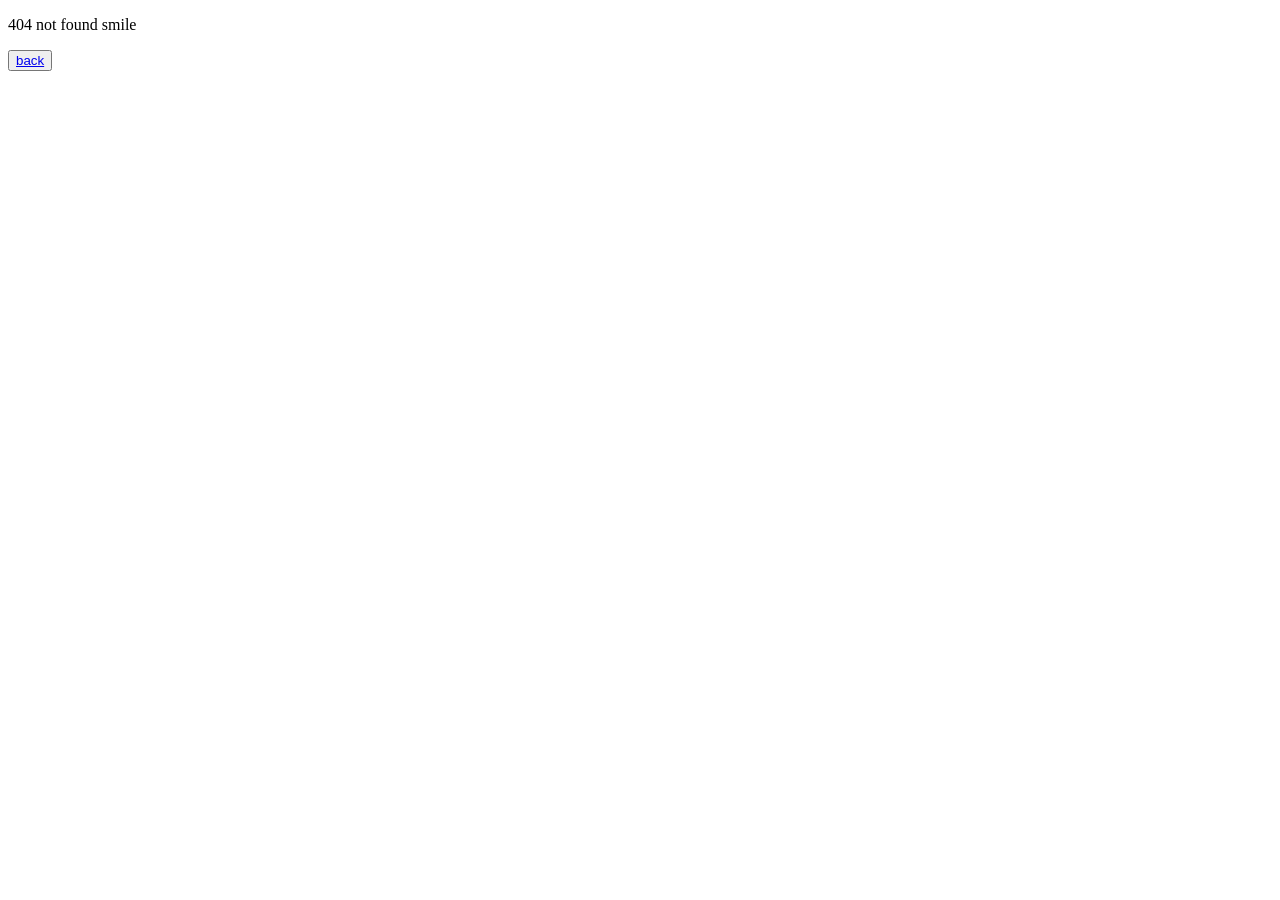
<file: about.html>
<!DOCTYPE html>
<html lang="en">
<head>
    <meta charset="UTF-8">
    <meta name="viewport" content="width=device-width, initial-scale=1.0">
    <title>Document</title>
</head>
<body>
    <p>404 not found smile</p>
     <button><a href="Nav.html">back</a></button>
    
</body>
</html>
</file>
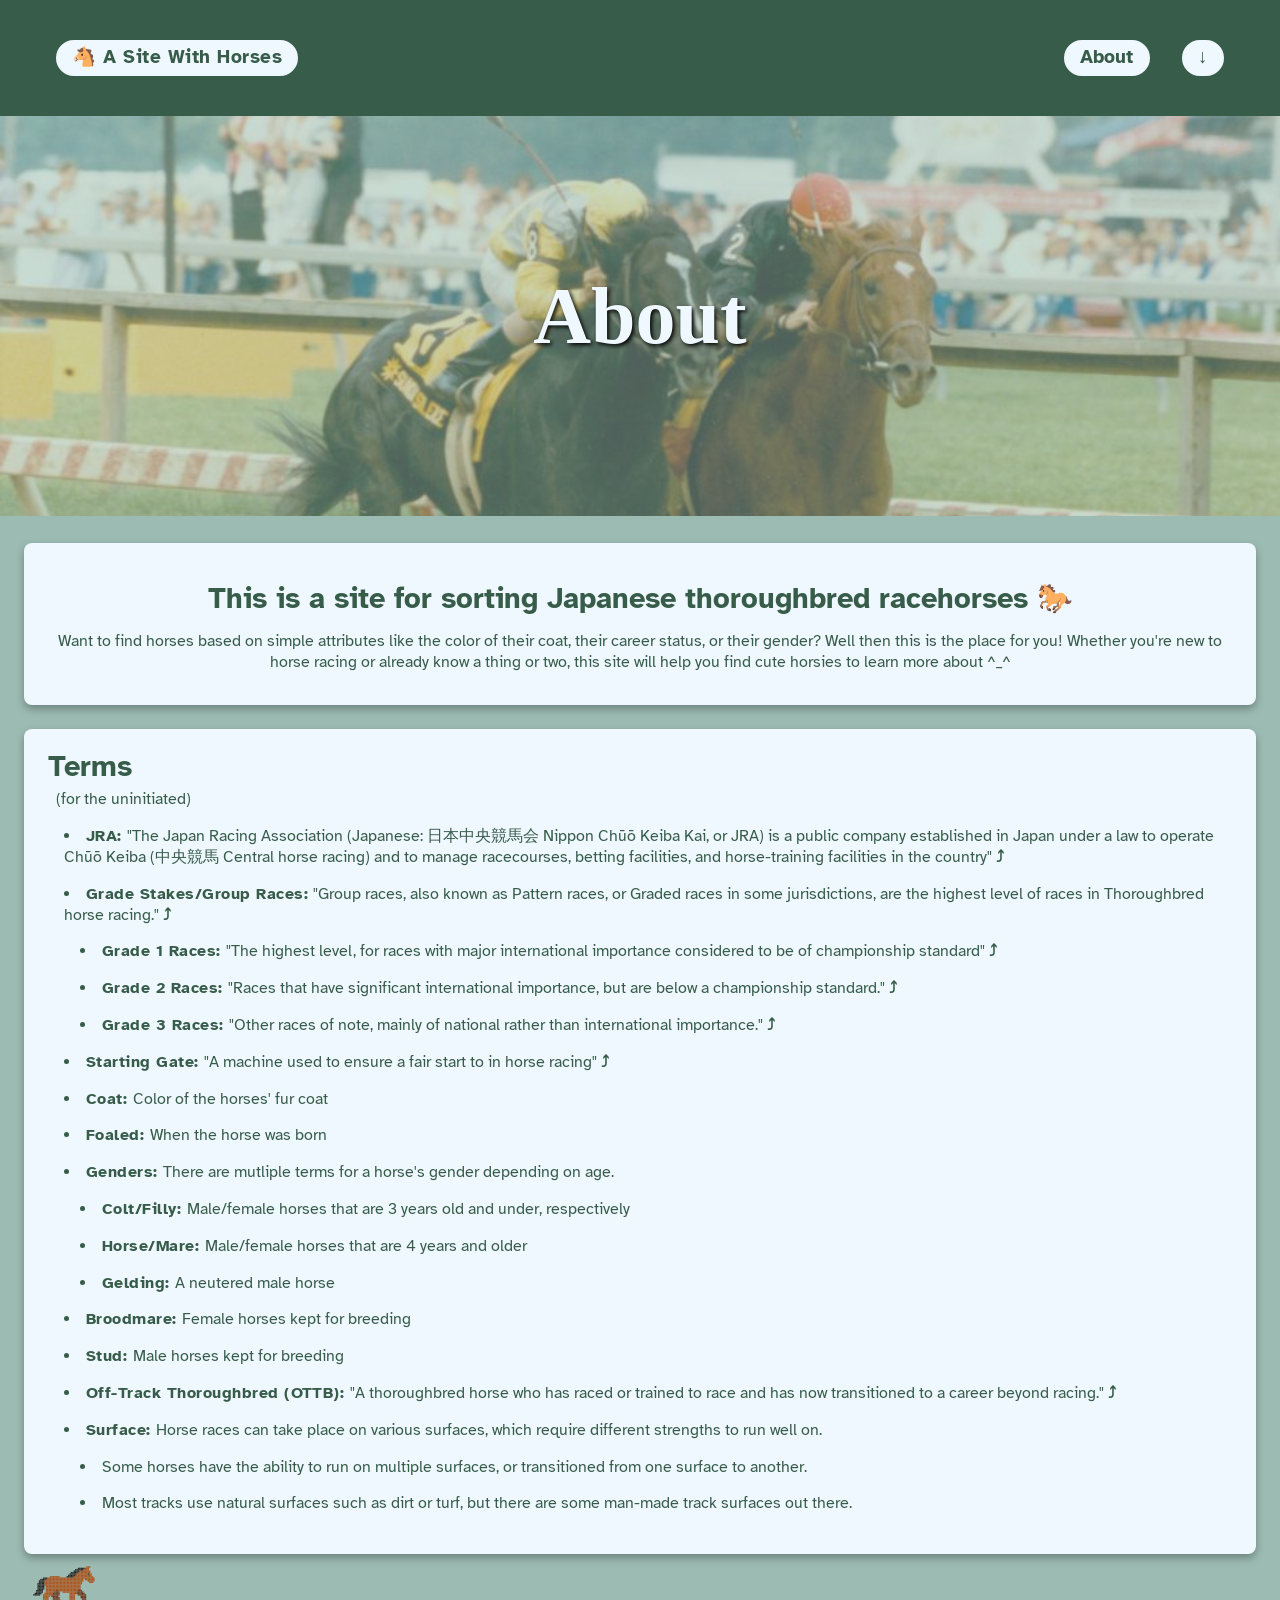
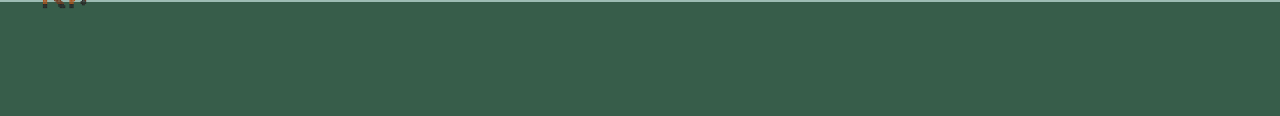
<file: aboutHorses.html>
<!DOCTYPE html>
<html lang="en">
<head>
    <meta charset="UTF-8">
    <meta name="viewport" content="width=device-width, initial-scale=1.0">
    <title>About</title>
<!-- Type Faces -->
    <link rel="preconnect" href="https://fonts.googleapis.com">
    <link rel="preconnect" href="https://fonts.gstatic.com" crossorigin>
    <link href="https://fonts.googleapis.com/css2?family=Atkinson+Hyperlegible+Mono:ital,wght@0,200..800;1,200..800&family=Atkinson+Hyperlegible:ital,wght@0,400;0,700;1,400;1,700&display=swap" rel="stylesheet">
<!-- CSS -->
    <link rel="stylesheet" href="reset.css">
    <link rel="stylesheet" href="stylehorse.css">
</head>
<body>
    <nav id="top" class=>
        <div>
           <span><a href="horses.html" class="nav-button sec-color atkinson-hyperlegible-regular logo font-bold">🐴 A Site With Horses </a> </span>
        </div>
        <br>
        <ul>
            <li><a class="nav-button atkinson-hyperlegible-bold" href="aboutHorses.html">About</a></li>
            <li><a class="nav-button atkinson-hyperlegible-bold" href="#bottom">&#8595</a></li>
        </ul>
    </nav>

    <header class="main-color home-image">
        <h1>About</h1>
        <img src="horse_imgs/SundaySilencePreaknessDickstein.jpg" alt=""> 
    </header>

    <span class="nav-button atkinson-hyperlegible-bold" id="to-top" onclick="topFunction()">&#x2191</a></span>

    <div class="text-color atkinson-hyperlegible-regular sec-color shad-round one-half-margin one-half-padding">
        <h2 class="about-line one-margin">This is a site for sorting Japanese thoroughbred racehorses 🐎</h2> 
        <p class="half-margin line-space center-txt">Want to find horses based on simple attributes like the color of their coat, their career status, or their gender? Well then this is the place for you! Whether you're new to horse racing or already know a thing or two, this site will help you find cute horsies to learn more about ^_^</p>
    </div>

    <div class="text-color atkinson-hyperlegible-regular sec-color shad-round one-half-margin one-half-padding">
        <h2>Terms</h2>
        <p class="half-margin line-space">(for the uninitiated)</p>
        <li class="one-margin line-space"><span class="font-bold">JRA: </span>
            <a class="source-link" target="_blank" href="https://en.wikipedia.org/wiki/Japan_Racing_Association">
                "The Japan Racing Association (Japanese: 日本中央競馬会 Nippon Chūō Keiba Kai, or JRA) is a public company established in Japan under a law to operate Chūō Keiba (中央競馬 Central horse racing) and to manage racecourses, betting facilities, and horse-training facilities in the country"
                <span class="link-out">&#x2934</span>
            </a>
        </li>
        <li class="one-margin line-space" id="graded-stakes"><span class="font-bold">Grade Stakes/Group Races: </span>
            <a class="source-link" target="_blank" href="https://en.wikipedia.org/wiki/Group_races">
                "Group races, also known as Pattern races, or Graded races in some jurisdictions, are the highest level of races in Thoroughbred horse racing."
                <span class="link-out">&#x2934</span>
            </a>
        </li>
            <li class="one-margin line-space bullet-margin-two" id="g1-races"><span class="font-bold">Grade 1 Races: </span>
                <a class="source-link" target="_blank" href="https://en.wikipedia.org/wiki/Group_races">
                "The highest level, for races with major international importance considered to be of championship standard"
                <span class="link-out">&#x2934</span>
                </a>
            </li>
                <li class="one-margin line-space bullet-margin-two"><span class="font-bold">Grade 2 Races: </span>
                <a class="source-link" target="_blank" href="https://en.wikipedia.org/wiki/Group_races">
                "Races that have significant international importance, but are below a championship standard."
                <span class="link-out">&#x2934</span>
                </a>
            </li>
                <li class="one-margin line-space bullet-margin-two"><span class="font-bold">Grade 3 Races: </span>
                <a class="source-link" target="_blank" href="https://en.wikipedia.org/wiki/Group_races">
                "Other races of note, mainly of national rather than international importance."
                <span class="link-out">&#x2934</span>
                </a>
            </li>
        <li class="one-margin line-space"><span class="font-bold">Starting Gate: </span>
            <a class="source-link" target="_blank" href="https://en.wikipedia.org/wiki/Starting_gate">
            "A machine used to ensure a fair start to in horse racing"
            <span class="link-out">&#x2934</span>
            </a>
        </li>
        <li class="one-margin line-space"><span class="font-bold">Coat: </span>Color of the horses' fur coat</li>
        <li class="one-margin line-space"><span class="font-bold">Foaled: </span>When the horse was born</li>
        <li class="one-margin line-space"><span class="font-bold">Genders: </span>There are mutliple terms for a horse's gender depending on age. 
            <li class="one-margin line-space bullet-margin-two"><span class="font-bold">Colt/Filly: </span>Male/female horses that are 3 years old and under, respectively</li>
            <li class="one-margin line-space bullet-margin-two"><span class="font-bold">Horse/Mare: </span>Male/female horses that are 4 years and older</li>
            <li class="one-margin line-space bullet-margin-two"><span class="font-bold">Gelding: </span>A neutered male horse</li>
        <li class="one-margin line-space"><span class="font-bold">Broodmare: </span>Female horses kept for breeding</li>
        <li class="one-margin line-space"><span class="font-bold">Stud: </span>Male horses kept for breeding</li>
        <li class="one-margin line-space"><span class="font-bold">Off-Track Thoroughbred (OTTB): </span>
            <a class="source-link" target="_blank" href="https://therrp.org/ottb-101/equestrian-industry/what-is-an-ottb/">
            "A thoroughbred horse who has raced or trained to race and has now transitioned to a career beyond racing."
            <span class="link-out">&#x2934</span>
            </a>
        </li>
        <li class="one-margin line-space"><span class="font-bold">Surface: </span>Horse races can take place on various surfaces, which require different strengths to run well on.</li>
            <li class="one-margin line-space bullet-margin-two">Some horses have the ability to run on multiple surfaces, or transitioned from one surface to another.</li>
            <li class="one-margin line-space bullet-margin-two">Most tracks use natural surfaces such as dirt or turf, but there are some man-made track surfaces out there.</li>
    </div>

    <footer id="bottom" class="two-padding">
        <img class="pixel-horse" src="assests/Pixel_Horses-02.svg" alt="Pixel art of a brown horse with black hair.">
    </footer>
<!-- JS -->
    <script src="scripthorse.js"></script> 
</body>
</html>
</file>
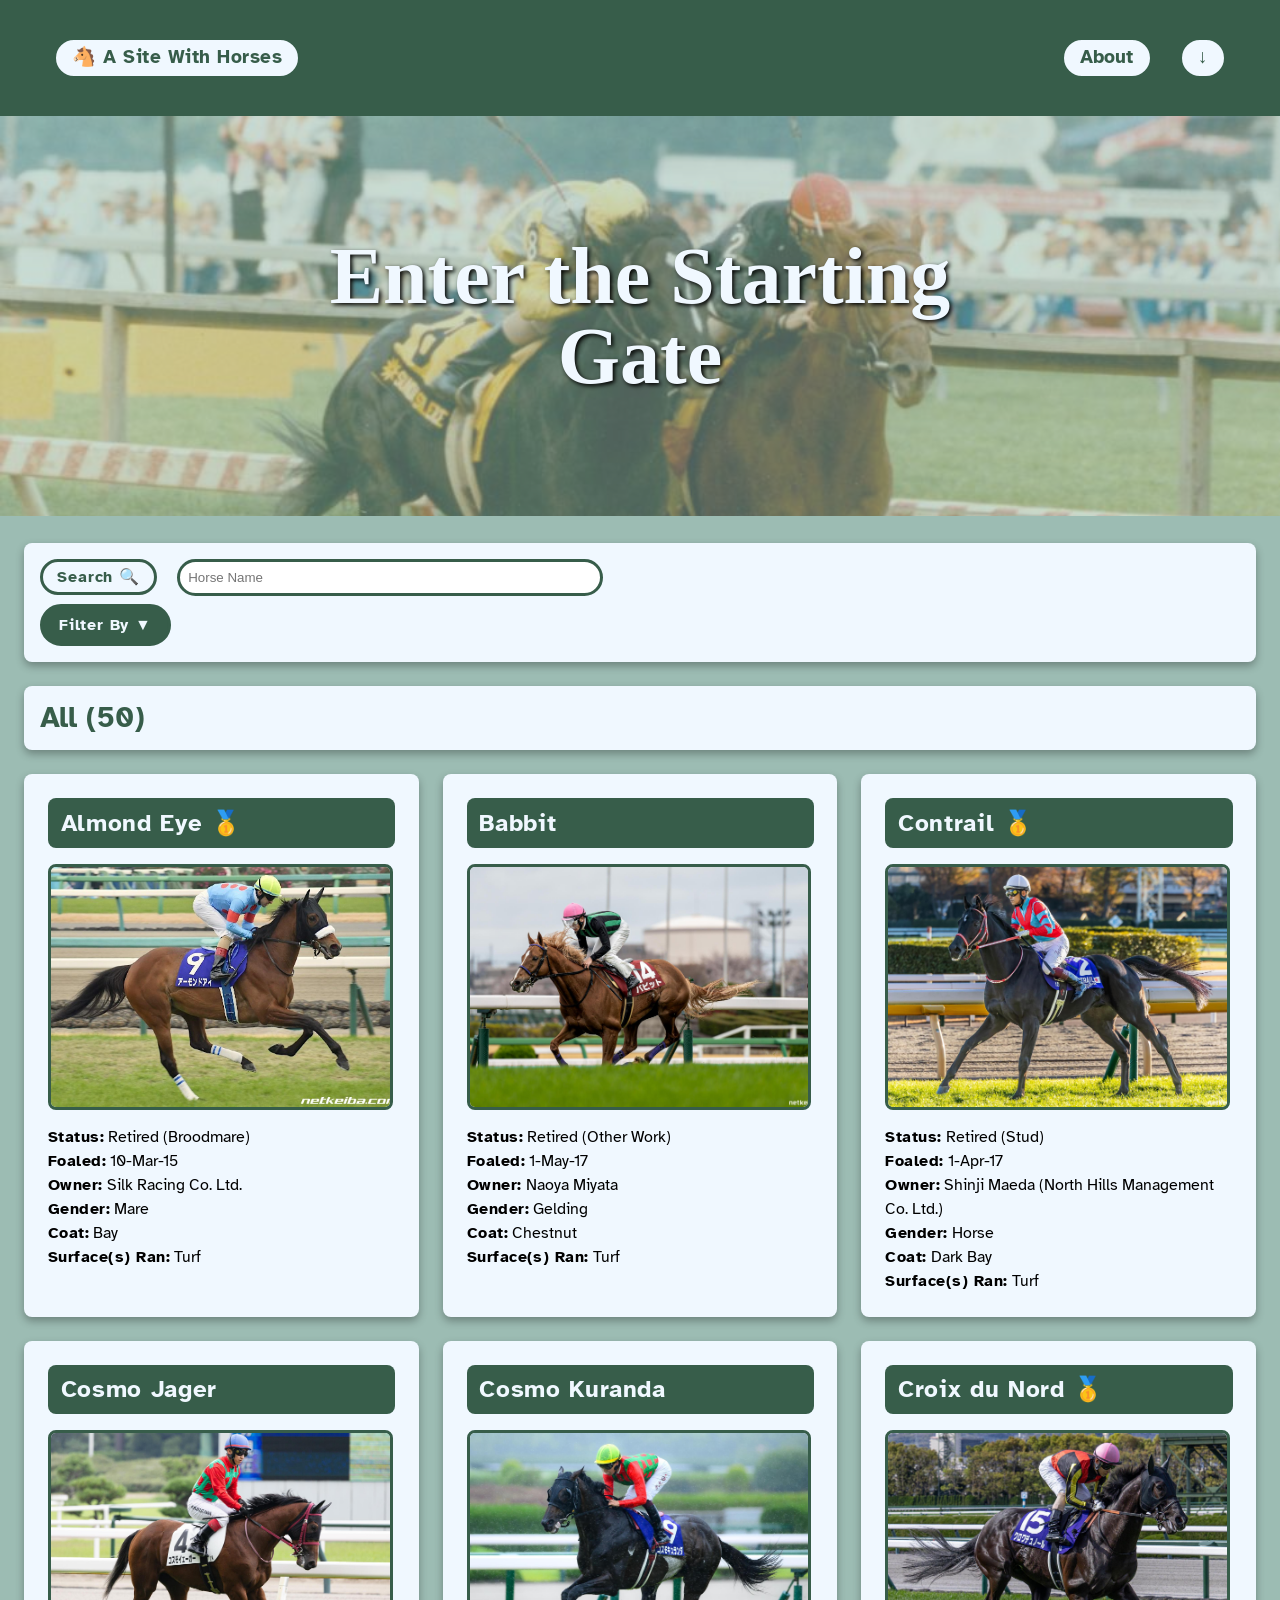
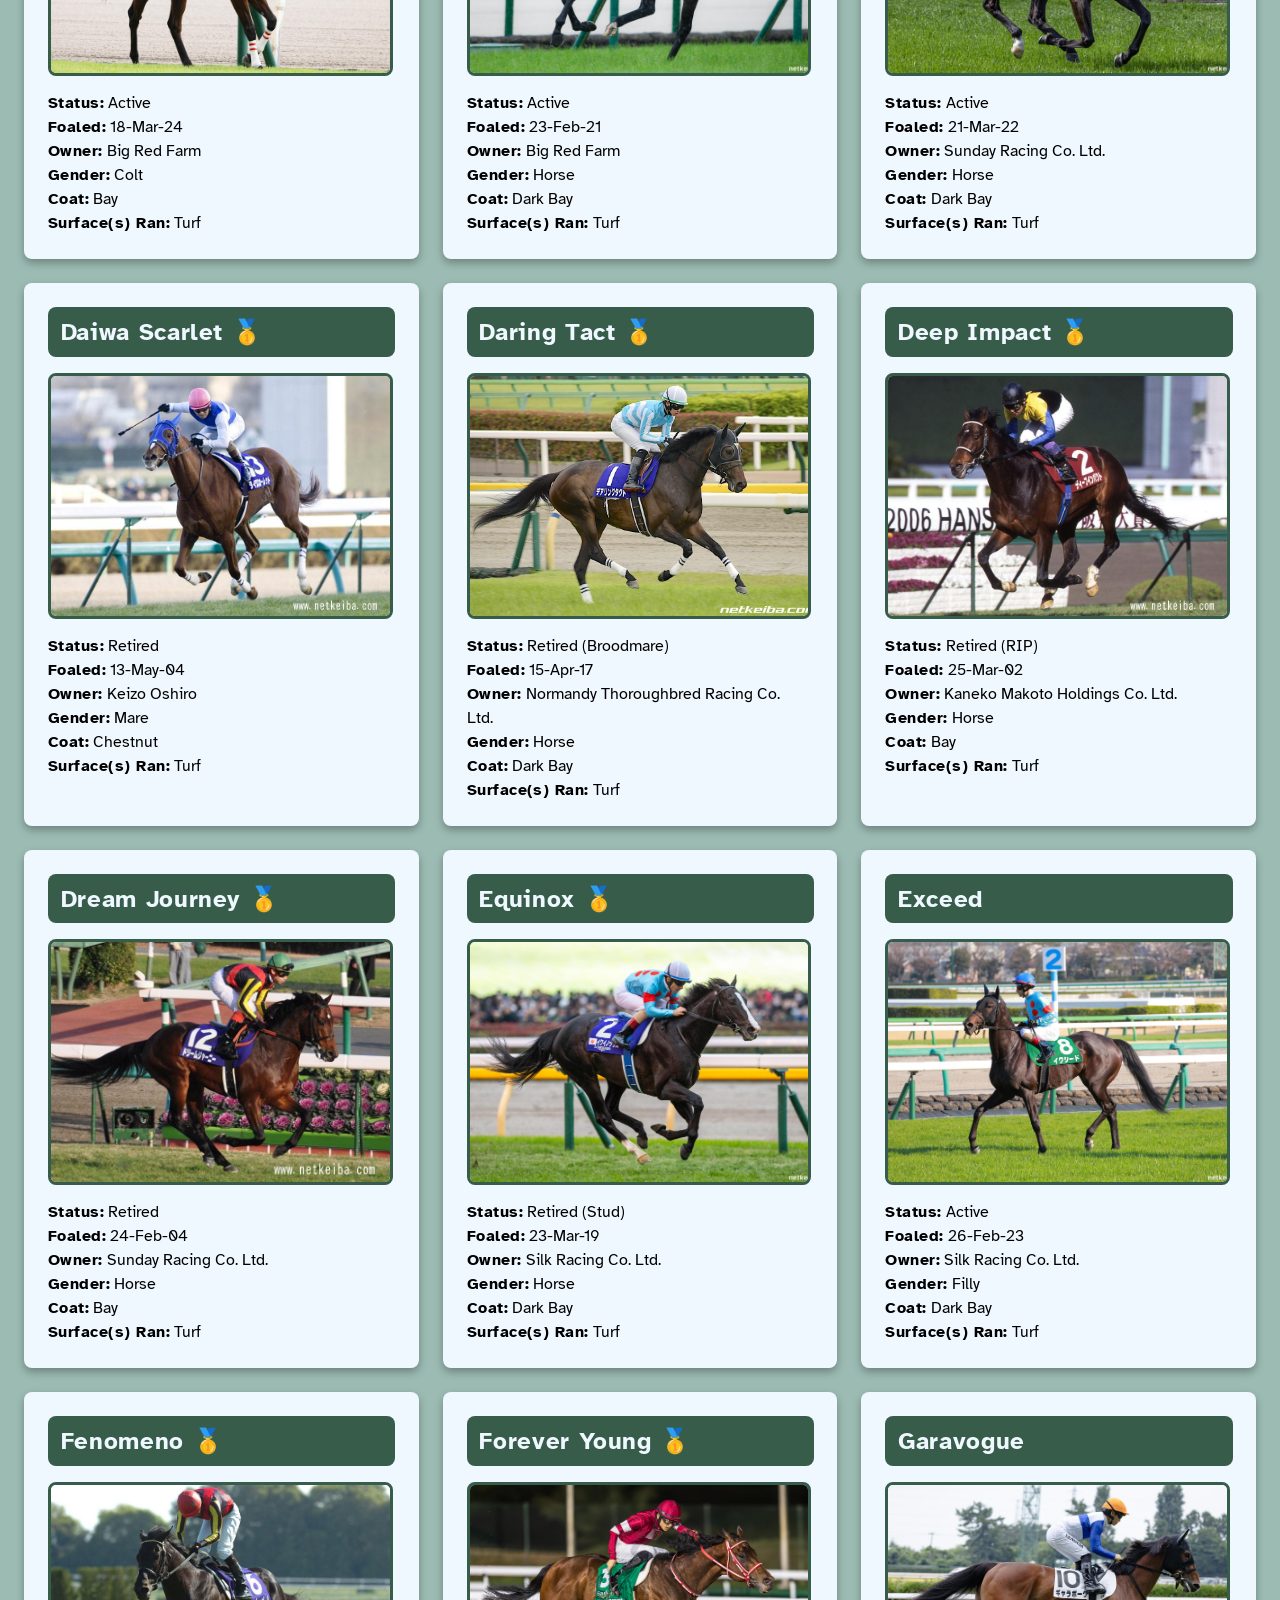
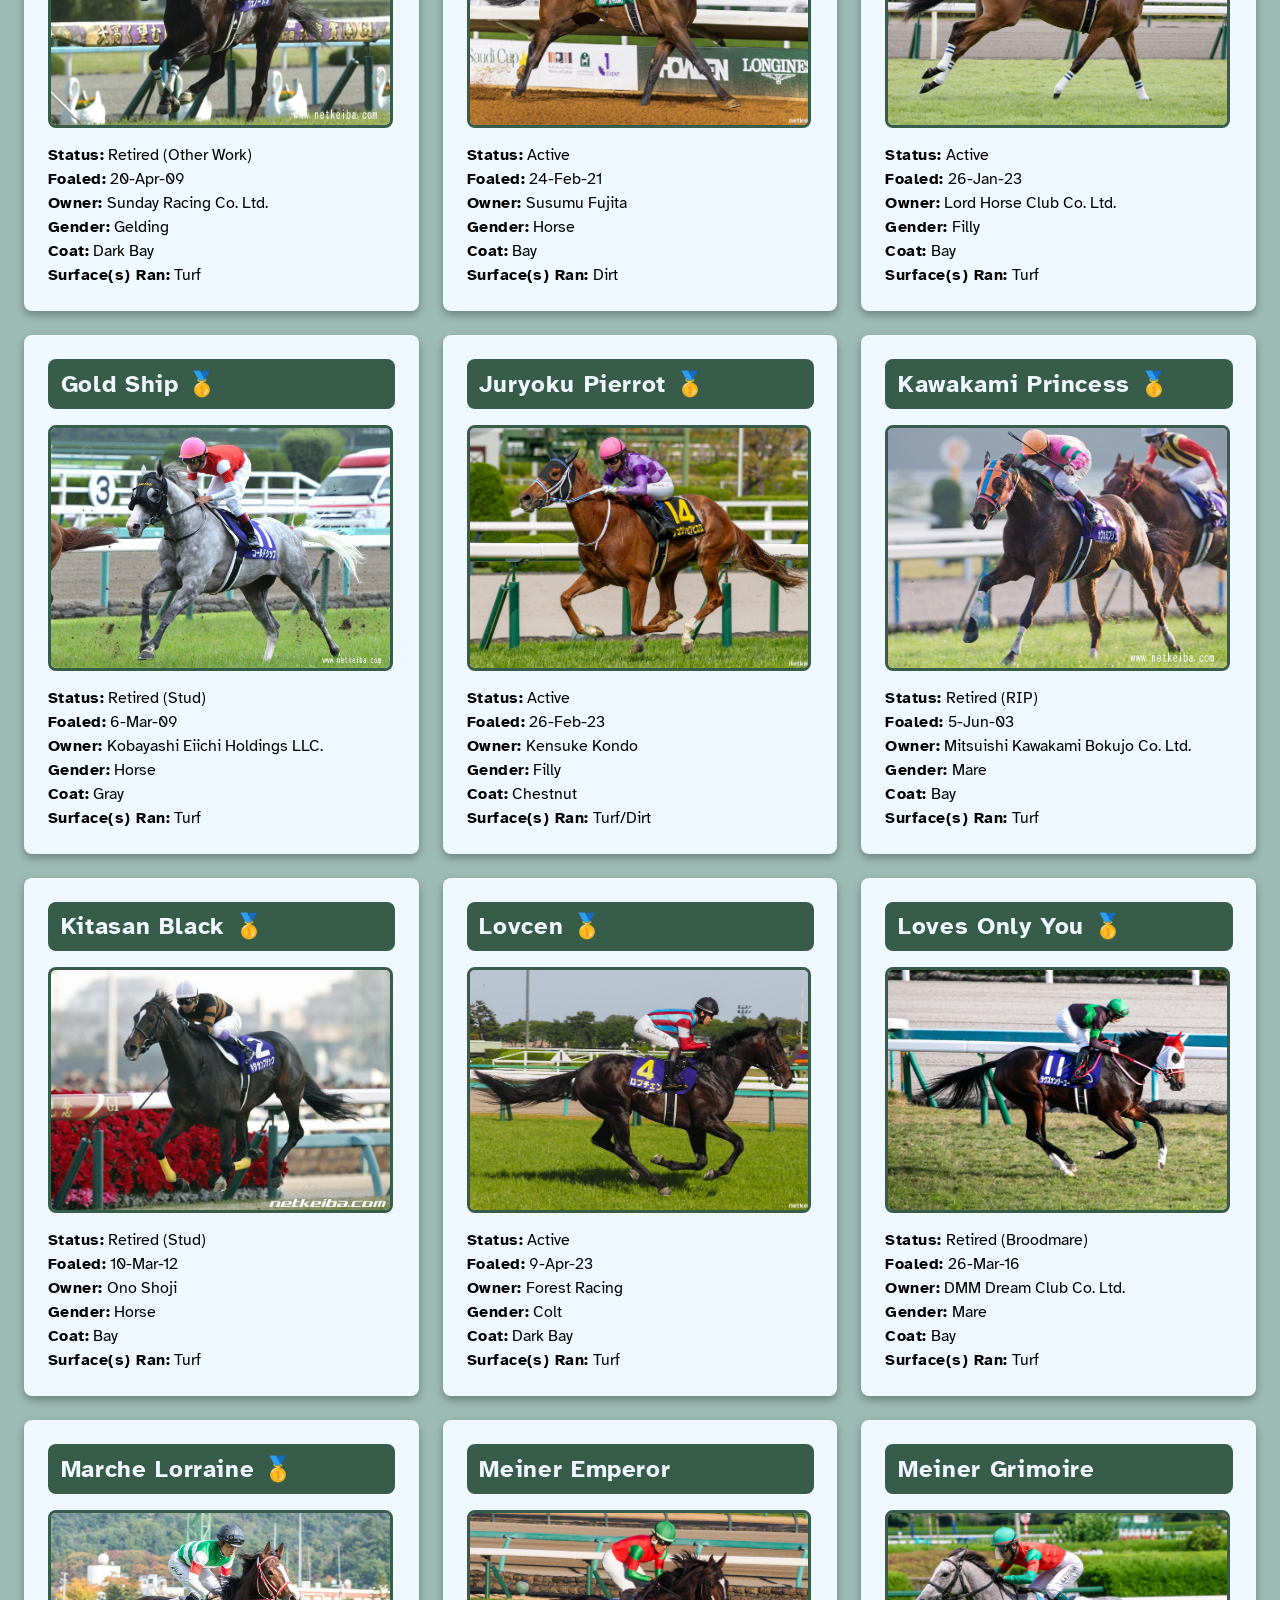
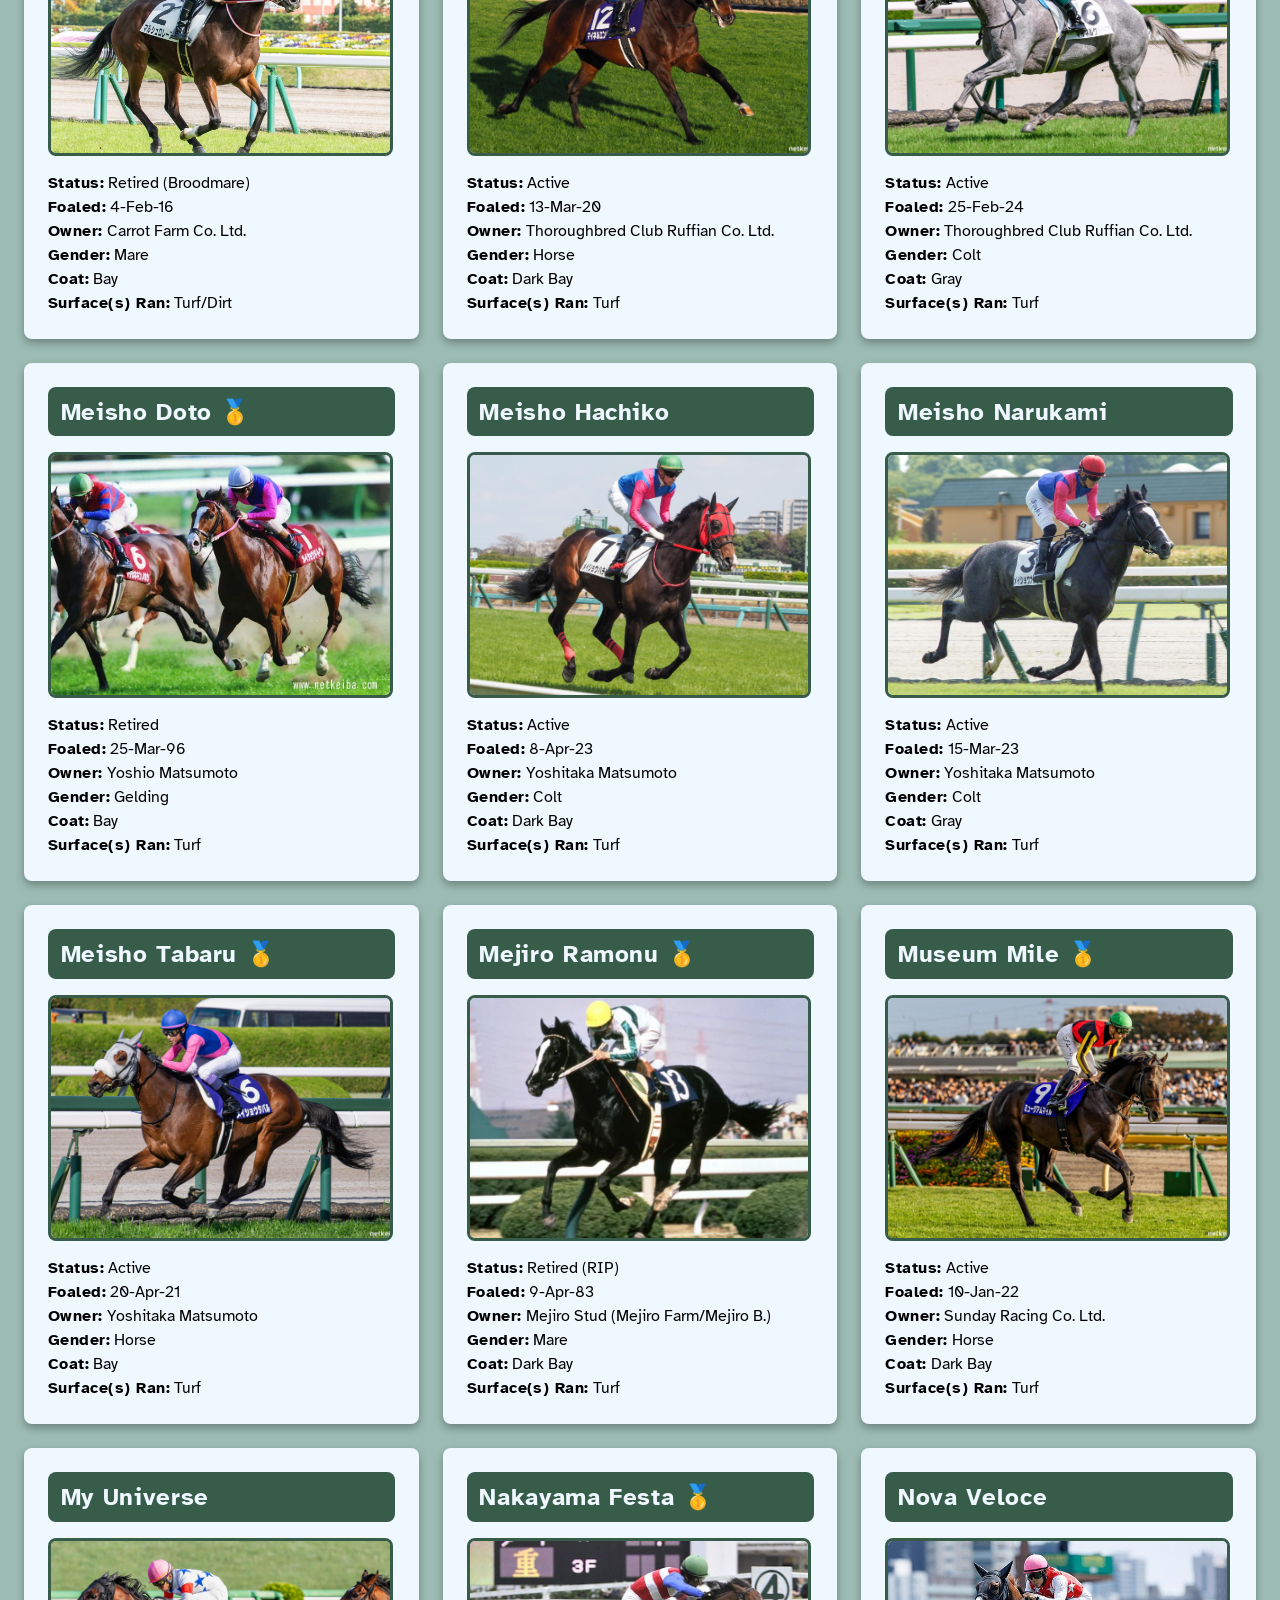
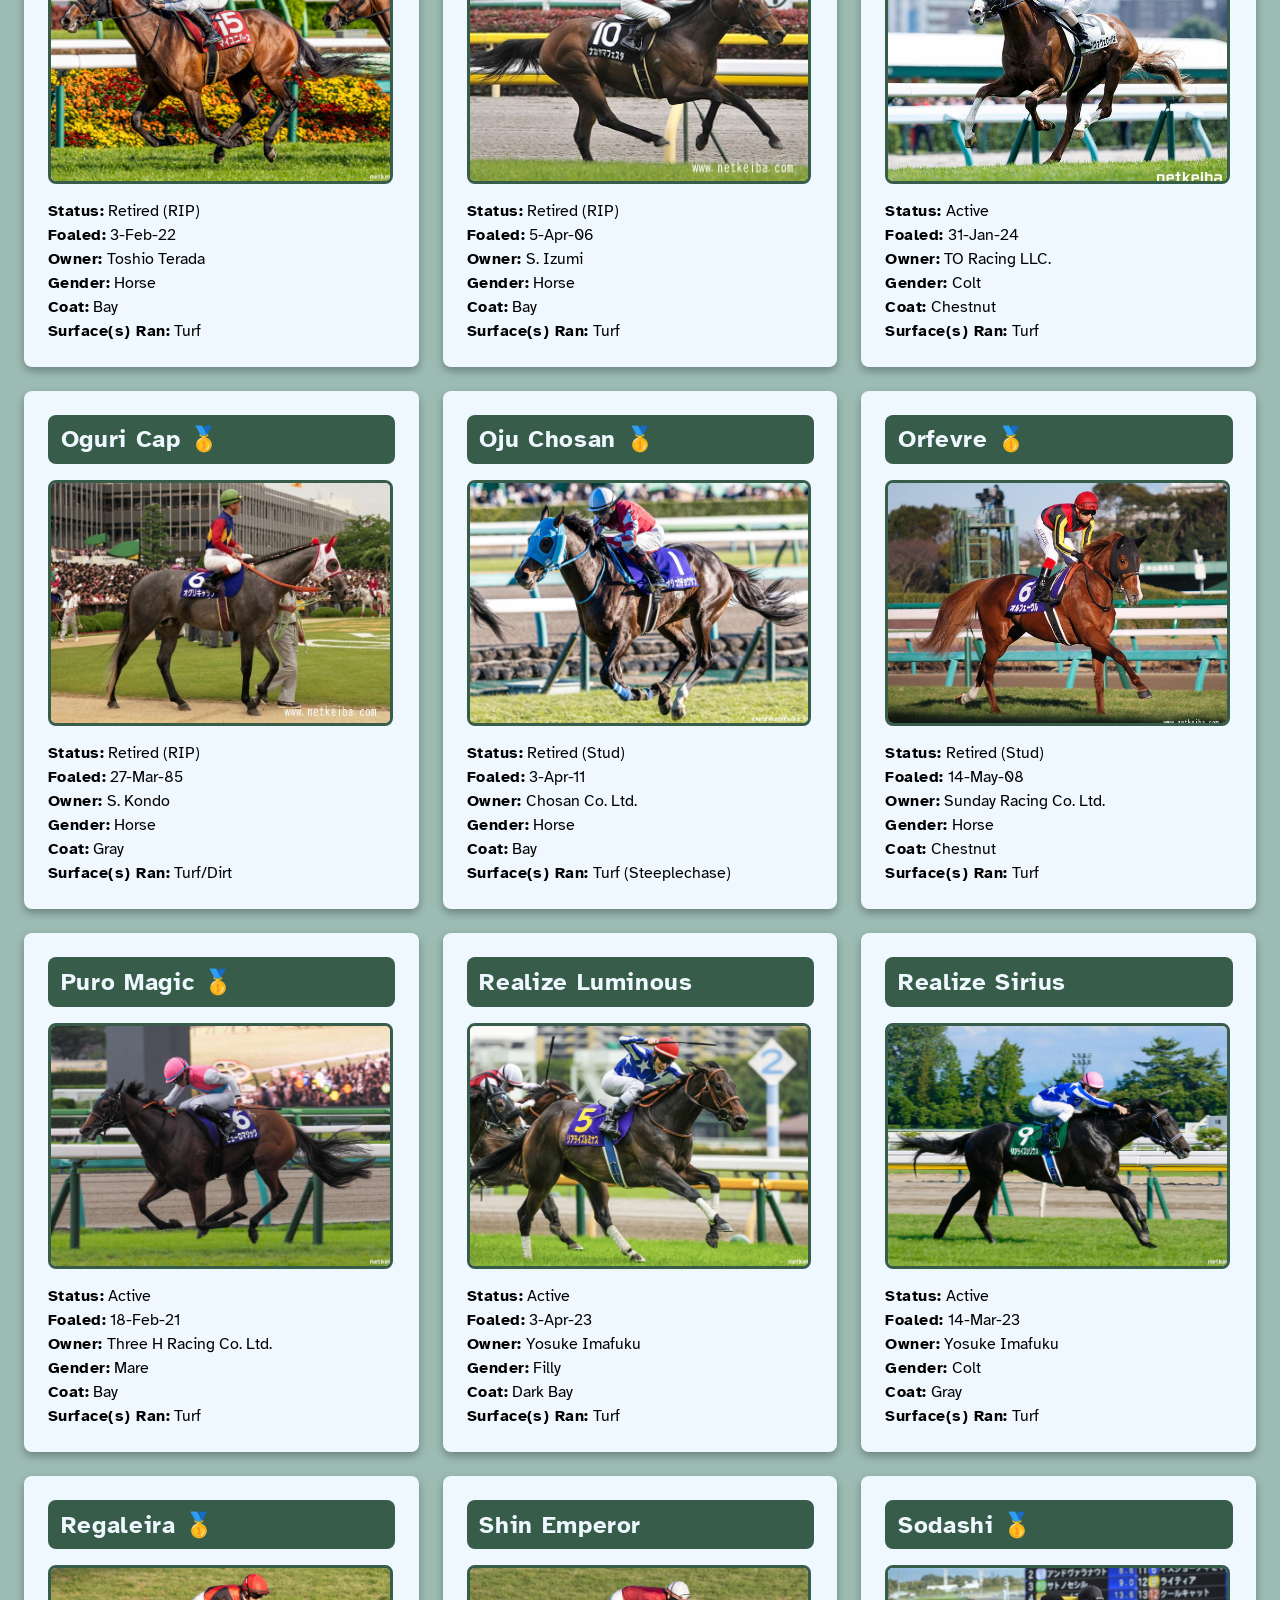
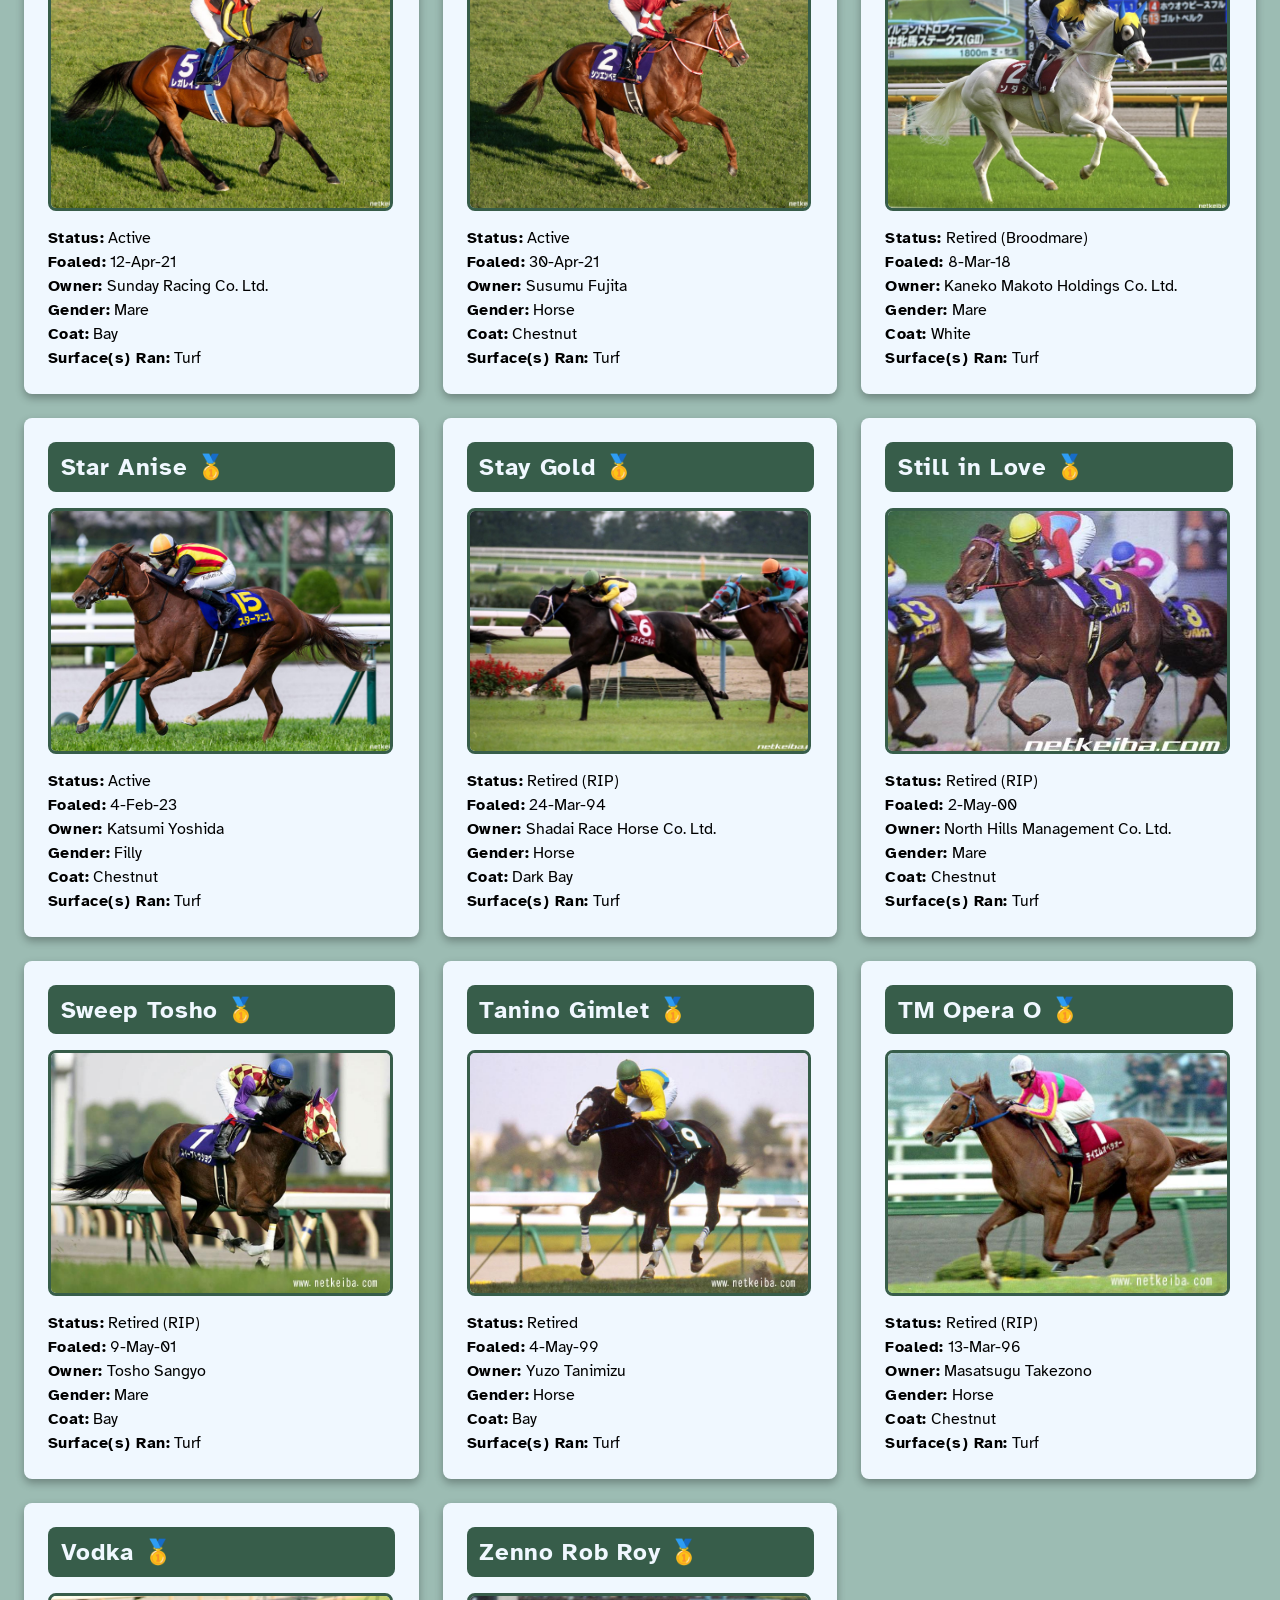
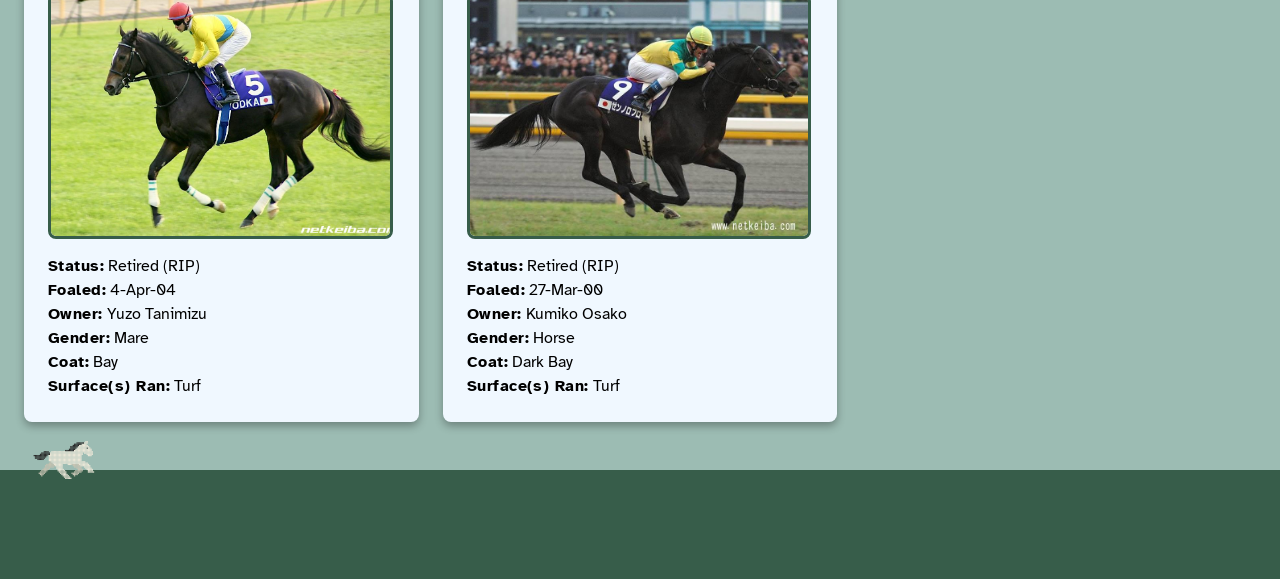
<file: horses.html>
<!DOCTYPE html>
<html lang="en">
<head>
    <meta charset="UTF-8">
    <meta name="viewport" content="width=device-width, initial-scale=1.0">
    <title>Horses</title>
<!-- Type Faces -->
    <link rel="preconnect" href="https://fonts.googleapis.com">
    <link rel="preconnect" href="https://fonts.gstatic.com" crossorigin>
    <link href="https://fonts.googleapis.com/css2?family=Atkinson+Hyperlegible+Mono:ital,wght@0,200..800;1,200..800&family=Atkinson+Hyperlegible:ital,wght@0,400;0,700;1,400;1,700&display=swap" rel="stylesheet">
<!-- CSS -->
    <link rel="stylesheet" href="reset.css">
    <link rel="stylesheet" href="stylehorse.css">

</head>
<body>
    <nav id="top" class=>
        <div>
           <span><a href="horses.html" class="nav-button sec-color atkinson-hyperlegible-regular logo font-bold">🐴 A Site With Horses </a> </span>
        </div>
        <br>
        <ul>
            <li><a class="nav-button atkinson-hyperlegible-bold" href="aboutHorses.html">About</a></li>
            <li><a class="nav-button atkinson-hyperlegible-bold" href="#bottom">&#8595</a></li>
        </ul>
    </nav>

    <header class="main-color home-image">
        <h1>Enter the Starting Gate</h1>
        <img src="horse_imgs/SundaySilencePreaknessDickstein.jpg" alt="A photo of American racehorses Sunday Silence and Easy Goer at the Preakness Stakes"> 
    </header>

    <span class="nav-button atkinson-hyperlegible-bold" id="to-top" onclick="topFunction()">&#x2191</a></span>

    <main class="one-half-margin atkinson-hyperlegible-regular">
        <section class="filtering">
            <!-- DROPDOWN MENU -->
            <section id="drop-buttons-sec" class="shad-round">
                <div class="search-bar">
                    <search>
                            <label class="atkinson-hyperlegible-bold" id="search-label" for="site-search">Search 🔍</label>
                            <input 
                                type="search" 
                                id="site-search" 
                                placeholder="Horse Name" 
                                >
                    </search>
                </div>
                <div class="dropdown">
                    <button class="dropbtn sec-color atkinson-hyperlegible-bold">Filter By &#x25BC</button>
                    <div class="dropdown-content sec-color">
                        <span horse-status="all" id="show-all-btn">Show All</span>
                        <span class="sort-status" onclick="toggleStatuses()">Status</span>
                        <span class="sort-gender" onclick="toggleGenders()">Gender</span>
                        <span class="sort-coat" onclick="toggleCoat()">Coat</span>
                        <span class="sort-surface" onclick="toggleSurface()">Surface</span>
                    </div>
                </div>
                <!-- specific filter buttons  -->
                <!-- filter by status -->
                <div id="status-filter-sec" class="filter-buttons">
                    <span class="atkinson-hyperlegible-bold filterIndicat">Status:</span>
                    <button horse-status="active" id="active-btn" class="filter statusFilter">Active</button>
                    <button horse-status="retired" id="retired-btn" class="filter statusFilter">Retired</button>
                    <button horse-status="retired (rip)" class="filter statusFilter">RIP</button>
                    <button horse-status="retired (stud)" class="filter statusFilter">Stud</button>
                    <button horse-status="retired (broodmare)" class="filter statusFilter">Broodmare</button>
                    <button horse-status="retired (other work)" class="filter statusFilter">Working</button>
                </div>
                <!-- filter by gender -->
                 <div id="gender-filter-sec" class="filter-buttons">
                    <span class="atkinson-hyperlegible-bold filterIndicat">Gender:</span>
                    <button horse-gender="filly" class="filter">Filly</button>
                    <button horse-gender="mare" class="filter">Mare</button>
                    <button horse-gender="colt" class="filter">Colt</button>
                    <button horse-gender="horse" class="filter">Horse</button>
                    <button horse-gender="gelding" class="filter">Gelding</button>
                 </div>
                <!-- filter by coat color -->
                    <div id="coat-filter-sec" class="filter-buttons">
                        <span class="atkinson-hyperlegible-bold filterIndicat">Coat:</span>
                        <button horse-coat="bay" class="filter">Bay</button>
                        <button horse-coat="dark bay" class="filter">Dark Bay</button>
                        <button horse-coat="chestnut" class="filter">Chestnut</button>
                        <button horse-coat="gray" class="filter">Gray</button>
                        <button horse-coat="white" class="filter">White</button>
                    </div>
                <!-- filter by surfaces -->
                 <div id="surface-filter-sec" class="filter-buttons">
                    <span class="atkinson-hyperlegible-bold filterIndicat">Surface:</span>
                    <button horse-surface="turf" class="filter surfaceFilter">Turf</button>
                    <button horse-surface="dirt" class="filter surfaceFilter">Dirt</button>
                    <button horse-surface="turf/dirt" class="filter surfaceFilter">Turf/Dirt</button>
                </div>
            </section>

        </section>

        <section id="horses">
            <h2 class="filter-title">All (50)</h2>
        </section>
    </main>
    
    <footer id="bottom" class="two-padding">
        <img class="pixel-horse" src="assests/Pixel_Horses-03.svg" alt="Pixel art of a white horse with black hair.">
    </footer>

<!-- JS -->
    <script src="scripthorse.js"></script> 
</body>
</html>
</file>
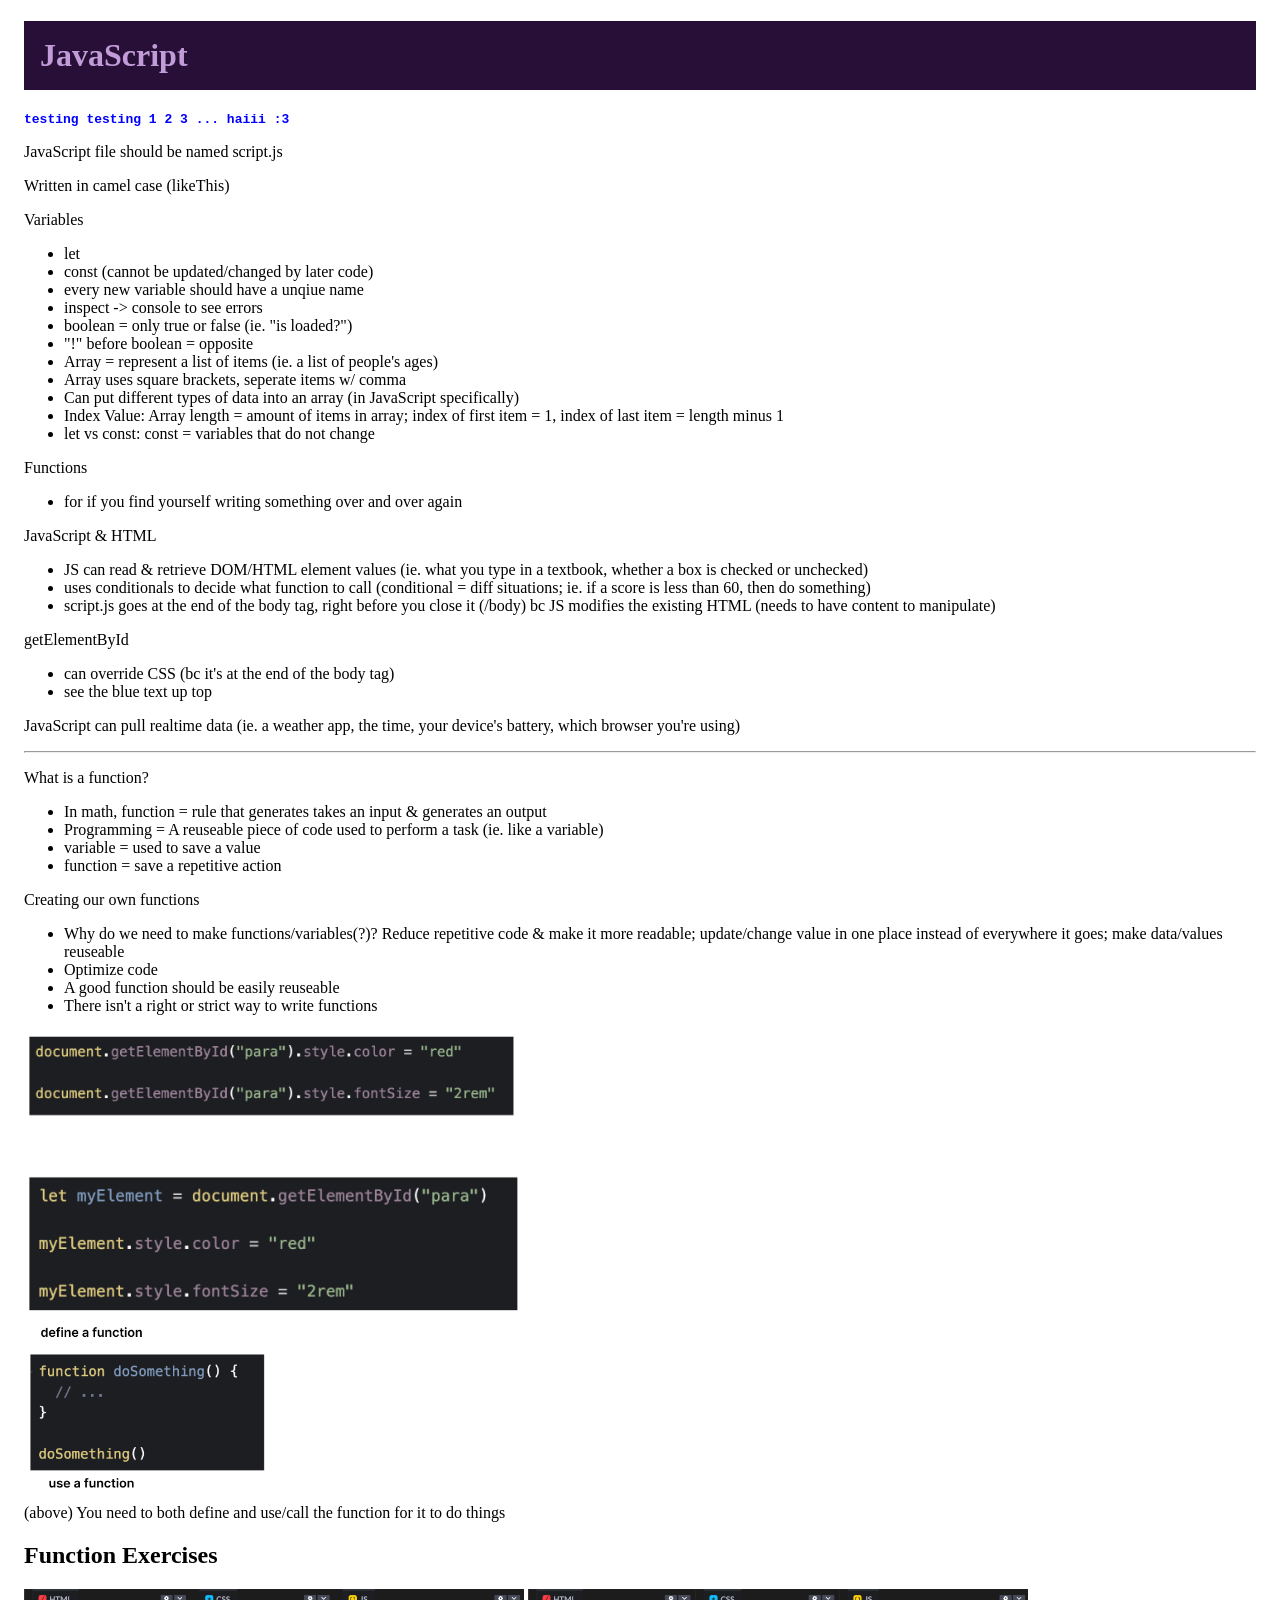
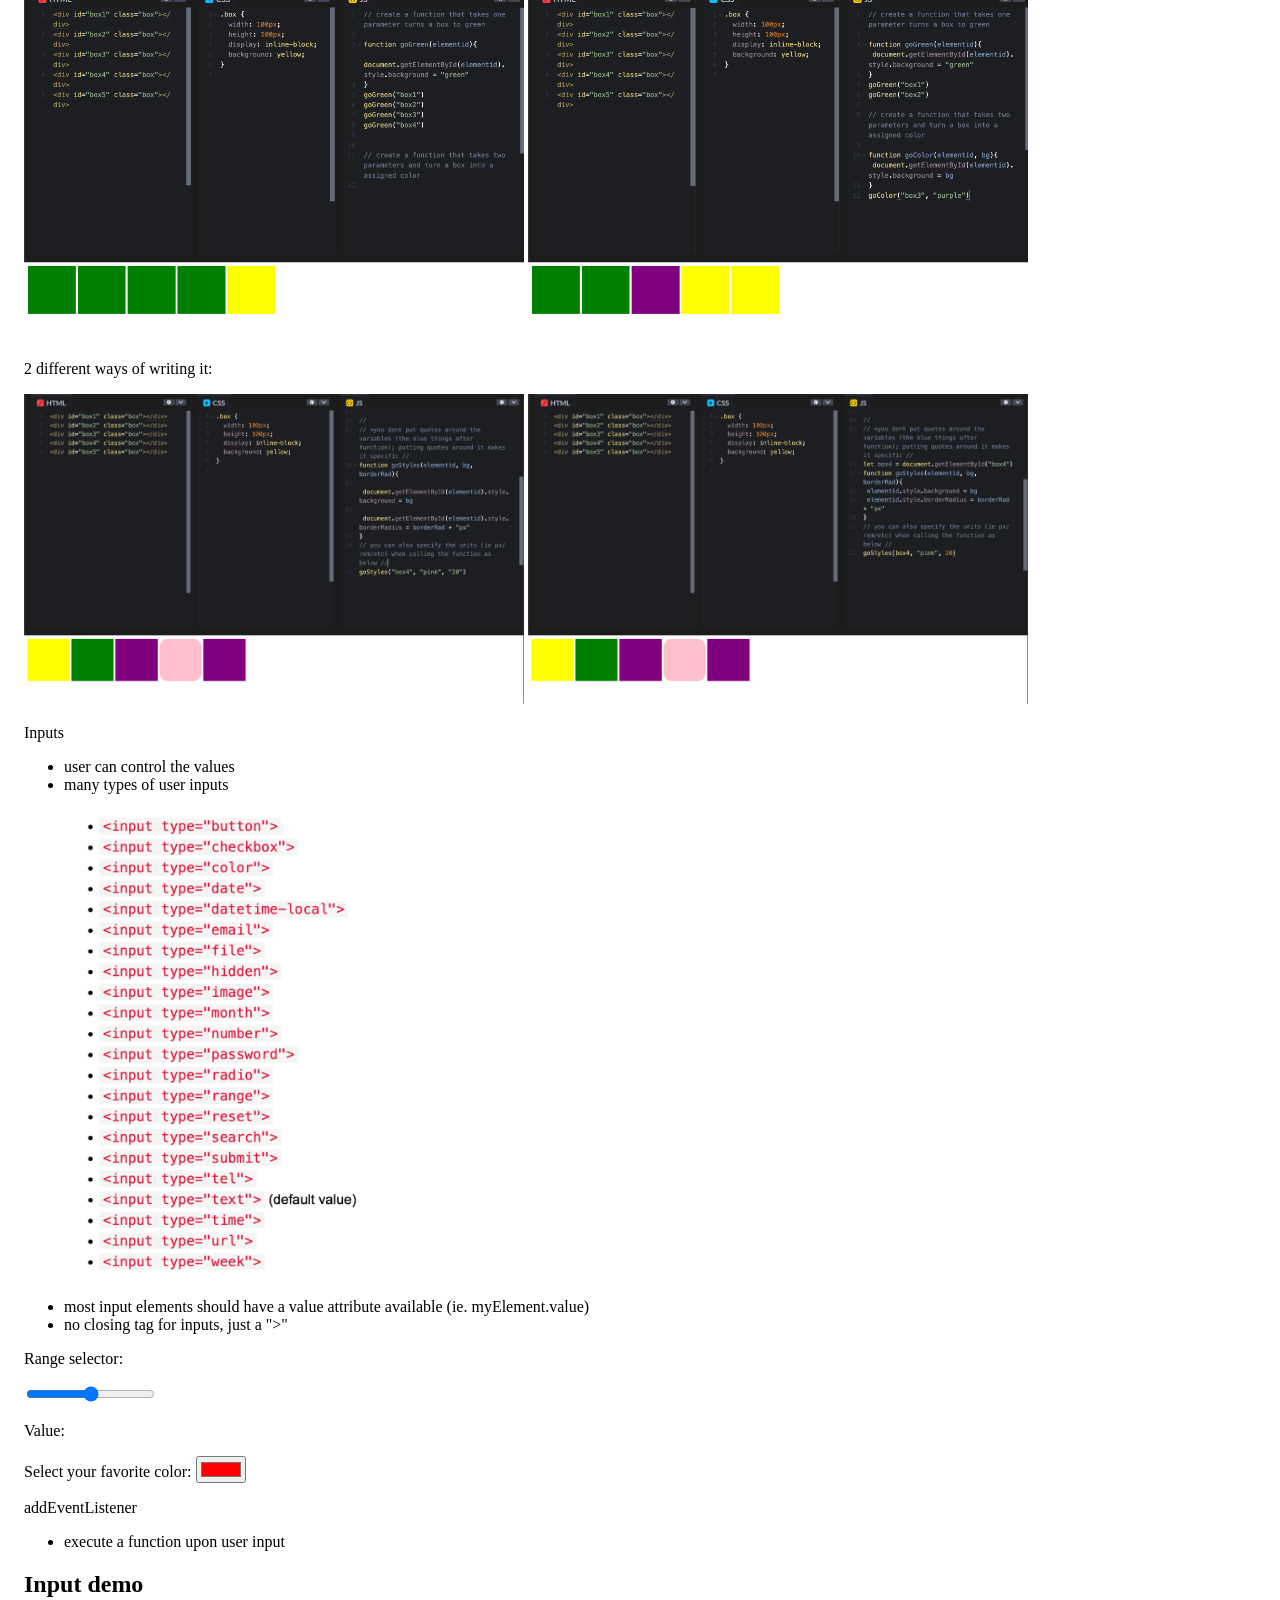
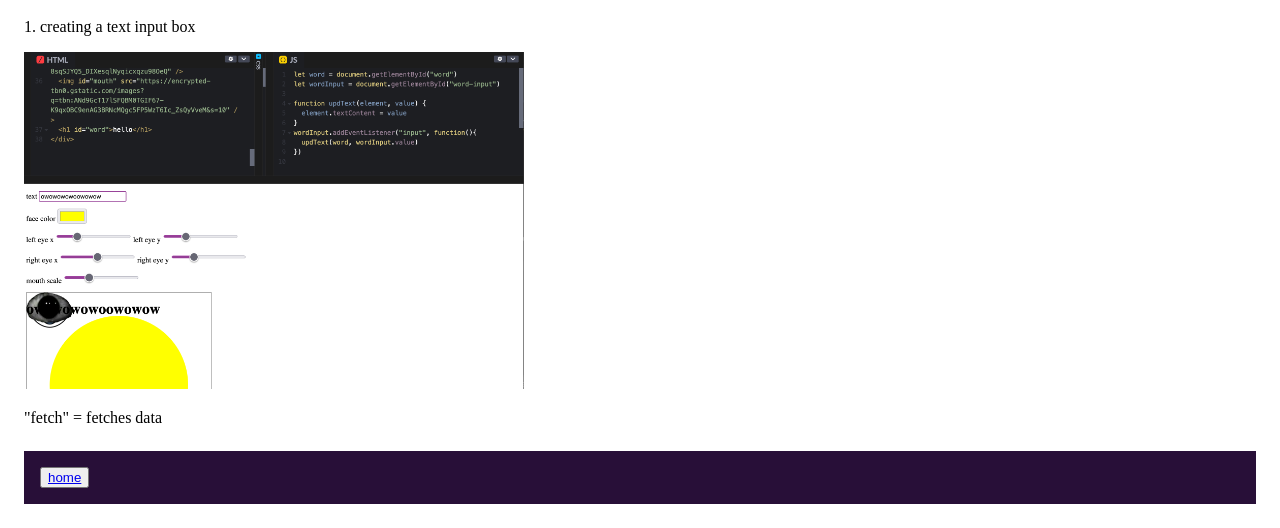
<file: JavaScript_Notes.html>
<!DOCTYPE html>
<html lang="en">
<head>
    <meta charset="UTF-8">
    <meta name="viewport" content="width=device-width, initial-scale=1.0">
    <title>Document</title>
    <link rel="stylesheet" href="style.css">
</head>
<body>
    <h1>JavaScript</h1>

    <p id="para">testing testing 1 2 3</p>

    <p>JavaScript file should be named script.js</p>
    <p>Written in camel case (likeThis)</p>
    <p>Variables</p>
    <ul>
    <li>let
    <li>const (cannot be updated/changed by later code)
    <li>every new variable should have a unqiue name
    <li>inspect -> console to see errors
    <li>boolean = only true or false (ie. "is loaded?")
    <li>"!" before boolean = opposite
    <li>Array = represent a list of items (ie. a list of people's ages)
    <li>Array uses square brackets, seperate items w/ comma
    <li>Can put different types of data into an array (in JavaScript specifically)
    <li>Index Value: Array length = amount of items in array; index of first item = 1, index of last item = length minus 1
    <li>let vs const: const = variables that do not change
    </li>
    </ul>
    
    <p>Functions</p>
    <ul>
        <li>for if you find yourself writing something over and over again
        </li>
    </ul>

    <p>JavaScript & HTML</p>
    <ul>
        <li>JS can read & retrieve DOM/HTML element values (ie. what you type in a textbook, whether a box is checked or unchecked)
        <li>uses conditionals to decide what function to call (conditional = diff situations; ie. if a score is less than 60, then do something)
        <li>script.js goes at the end of the body tag, right before you close it (/body) bc JS modifies the existing HTML (needs to have content to manipulate)
        </li>
    </ul>

    <p>getElementById</p>
    <ul>
        <li>can override CSS (bc it's at the end of the body tag)
        <li>see the blue text up top
        </li>
    </ul>

    <p>JavaScript can pull realtime data (ie. a weather app, the time, your device's battery, which browser you're using)</p>
    <hr>    
    <p>What is a function?</p>
    <ul>
        <li>In math, function = rule that generates takes an input & generates an output
        <li>Programming = A reuseable piece of code used to perform a task (ie. like a variable)
        <li>variable = used to save a value
        <li>function = save a repetitive action
        </li>
    </ul>

        <p>Creating our own functions</p>
    <ul>
        <li>Why do we need to make functions/variables(?)? Reduce repetitive code & make it more readable; update/change value in one place instead of everywhere it goes; make data/values reuseable
        <li>Optimize code
        <li>A good function should be easily reuseable
        <li>There isn't a right or strict way to write functions
        </li>
    </ul>
    <img src="assests/Screenshot 2026-09-16 at 8.53.18 AM.png" alt="" width="500">
    <br><img src="assests/Screenshot 2026-09-16 at 8.59.39 AM.png" alt="" width="250">
    <br>(above) You need to both define and use/call the function for it to do things

    <h2>Function Exercises</h2>
    <img src="assests/Screenshot 2026-09-16 at 9.20.29 AM.png" alt="" width="500">
    <img src="assests/Screenshot 2026-09-16 at 9.30.54 AM.png" alt="" width="500">
    <p>2 different ways of writing it:</p>
    <img src="assests/Screenshot 2026-09-16 at 9.43.28 AM.png" alt="" width="500">
    <img src="assests/Screenshot 2026-09-16 at 9.47.34 AM.png" alt="" width="500">

    <p>Inputs</p>
    <ul>
        <li>user can control the values
        <li>many types of user inputs
        <br><img src="assests/Screenshot 2026-09-16 at 10.12.51 AM.png" alt="" height="500p">
        <li>most input elements should have a value attribute available (ie. myElement.value)
        <li>no closing tag for inputs, just a ">"
        </li>
    </ul>
    <p>Range selector:</p>
    <input id="pi_input" type="range" min="0" max="3.14" step="any">
    <p>Value: <output id="value"></output></p>

    <label for="favcolor">Select your favorite color:</label>
    <input type="color" id="favcolor" name="favcolor" value="#ff0000">
   
    <p>addEventListener</p>
    <ul>
        <li>execute a function upon user input
        </li>
    </ul>

    <h2>Input demo</h2>
    <p>1. creating a text input box</p>
    <img src="assests/Screenshot 2026-09-16 at 10.39.40 AM.png" alt="" width="500">

    <p>"fetch" = fetches data</p>

<!-- Footer -->
    <footer>
        <button><a href="index.html">home</a></button>
    </footer>

<!-- JS -->
    <script src="script.js"></script>
</body>
</html>
</file>
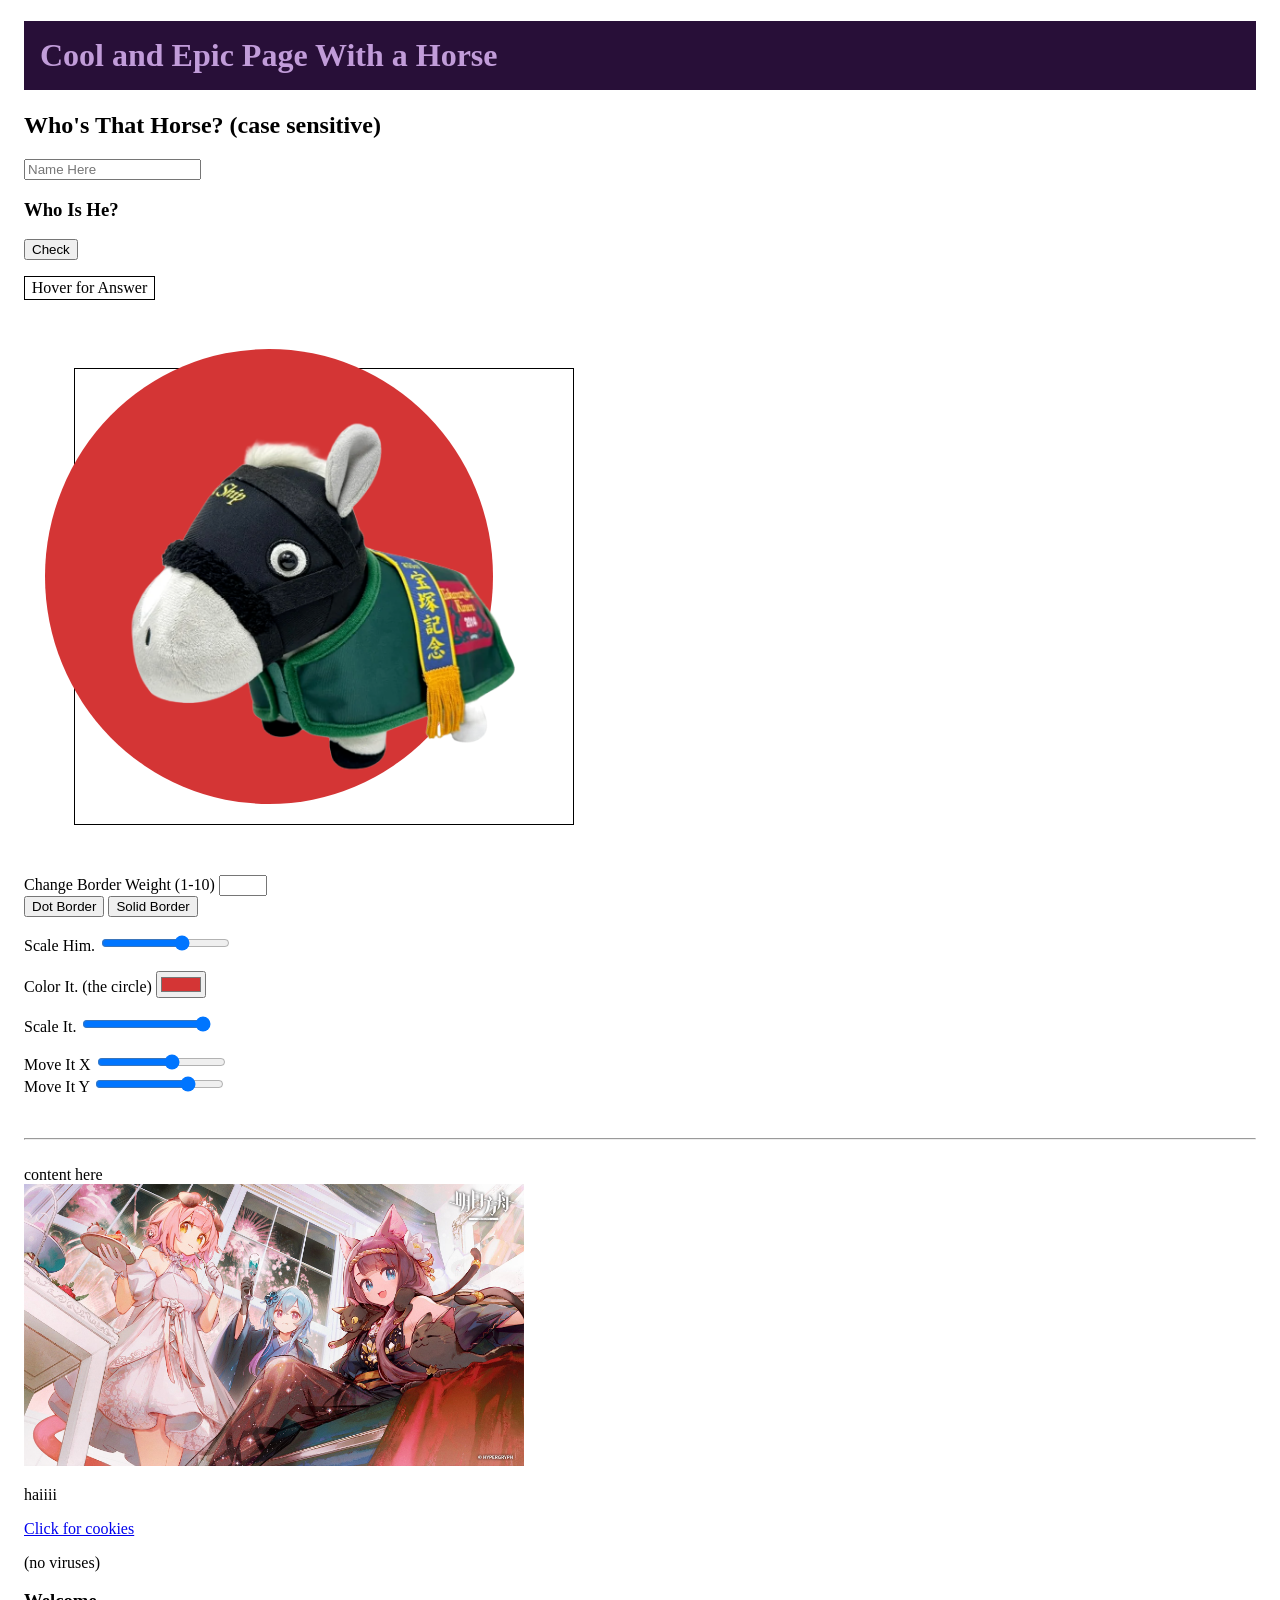
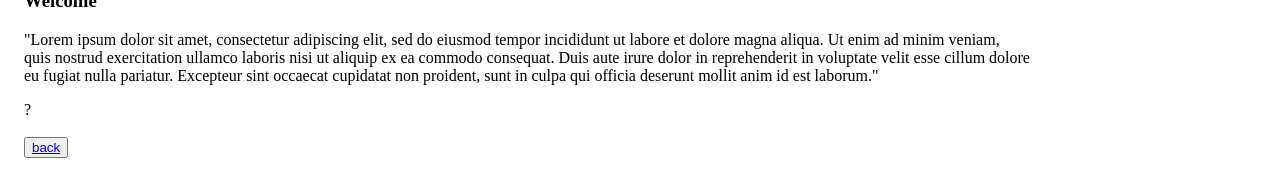
<file: Nav.html>
<!DOCTYPE html>
<html lang="en">
<head>
    <meta charset="UTF-8">
    <meta name="viewport" content="width=device-width, initial-scale=1.0">
    <title>Document</title>
    <link rel="stylesheet" href="style.css">

</head>
<body>
    <h1>Cool and Epic Page With a Horse</h1>
    <div class="layout1">
        <label for="wordInput"><h2>Who's That Horse? (case sensitive)</h2></label>
        <input id="wordInput" type="text" placeholder="Name Here"/>
        <h3 id="word">Who Is He?</h3>
        <button onclick="checkAnswer()">Check</button>
        <p id="feedback"></p>
    </div>
<!-- Answer Key -->
    <div class="answerBlock">Hover for Answer</div>
    <div class="answerKey">Answer: Gold Ship</div>
<br>
    <div id="imgContainer">
        <div id="circle"></div>
        <img id="golshi" src="assests/Golshi Plush.png" alt="">
    </div>
    <!-- Border Weight -->
    <span>Change Border Weight (1-10)</span>
    <input type="number" name="Increase-Border-Weight" id="borderWeight" min="1" max="10">
<br>
    <button id="dotButton">Dot Border</button>
    <button id="solidButton">Solid Border</button>
    <!-- Scale Him -->
    <p>
        <label for="golScale">Scale Him.</label>
        <input id="golScale" type="range" min="0.1" max="1.5" step="0.01" value="1" />
        <output for="golScale"></output>
    </p>
    <!-- Color It -->
    <p>
        <label for="circColor">Color It. (the circle)</label>
        <input id="circColor" type="color" value="#d43535" />
        <output for="circColor"></output>
    </p>
    <!-- Scale It -->
    <p>
        <label for="circScale">Scale It.</label>
        <input id="circScale" type="range" min="0.1" max="1" step="0.01" value="1" />
        <output for="circScale"></output>
    </p>
    <!-- Move It -->
    <p>
        <label for="moveX">Move It X</label>
        <input id="moveX" type="range" min="-50" max="200" value="100" />
        <br>
        <label for="moveY">Move It Y</label>
        <input id="moveY" type="range" min="-200" max="200" value="100" />
    </p>


<br>
<hr> 
    <br>
    content here 
    <br>
    <img src="./assests/HHPrhtnbkAAKPjE.jpg" alt="nom" width="500">
    <p>haiiii</p>
    <a href="https://cookieclicker.com/">Click for cookies</a>
    <p>(no viruses)</p>
    <h3>Welcome</h3>
    <p>"Lorem ipsum dolor sit amet, consectetur adipiscing elit, sed do eiusmod tempor incididunt ut labore et dolore magna aliqua. Ut enim ad minim veniam, <br> quis nostrud exercitation ullamco laboris nisi ut aliquip ex ea commodo consequat. Duis aute irure dolor in reprehenderit in voluptate velit esse cillum dolore <br> eu fugiat nulla pariatur. Excepteur sint occaecat cupidatat non proident, sunt in culpa qui officia deserunt mollit anim id est laborum."</p>
    <div>?</div>
    <br>
    <button><a href="index.html">back</a></button>
<!-- Javascript -->
    <script src="myScript.js"></script>
</body>
</html>
</file>
<file: stylehorse.css>
:root {
  --main-color: #9cbcb3;
  --main-color-dark: #375d4a;
  --secondary-color: #f0f8ff;
  --main-color-light: #bfd3cc;
}
html{
    font-size: 16px;
    cursor: url('horse-cursor.png') 2 3, auto;
}
body {
    background-color: var(--main-color);
}
a:hover  {
    cursor: url('horse-cursor-hover.png') 2 7, pointer !important;
}
button:hover{
    cursor: url('horse-cursor-hover.png') 2 7, pointer !important;
}
nav-button:hover {
    cursor: url('horse-cursor-hover.png') 2 7, pointer !important;
}
/* TYPE FACE */
    .atkinson-hyperlegible-regular {
    font-family: "Atkinson Hyperlegible", sans-serif;
    font-weight: 400;
    font-style: normal;
    }
    .atkinson-hyperlegible-bold {
    font-family: "Atkinson Hyperlegible", sans-serif;
    font-weight: 700;
    font-style: normal;
    }
    .atkinson-hyperlegible-regular-italic {
    font-family: "Atkinson Hyperlegible", sans-serif;
    font-weight: 400;
    font-style: italic;
    }
    .atkinson-hyperlegible-bold-italic {
    font-family: "Atkinson Hyperlegible", sans-serif;
    font-weight: 700;
    font-style: italic;
    }

/* Class Based CSS */
/* colors */ /* colors */
    .main-color {
        background-color: var(--main-color);
    }
    .sec-color {
        background-color: var(--secondary-color);
    }
    .text-color {
        color: var(--main-color-dark);
    }
/* margins */ /* margins */
    .one-margin {
        margin: 1rem;
    }
    .one-half-margin {
        margin: 1.5rem;
    }
    .half-margin {
        margin: .5rem;
    }
    .half-margin-top {
        margin-top: .5rem;
    }
/* padding */ /* padding */
    .one-padding {
        padding: 1rem;
    }
    .one-half-padding {
        padding: 1.5rem;
    }
    .two-padding {
        padding: 2rem;
    }
    .half-padding {
        padding: .5rem;
    }
/* font */ /* font */ 
    .font-bold {
        font-weight: bold;
        letter-spacing: .03rem;
    }
/* shadow & rounded */
    .shad-round {
        border-radius: .5rem;
        box-shadow: 0px 4px 8px 0px rgba(0,0,0,0.3);
    }
.line-space {
    line-height: 1.3rem;
}
.bullet-margin-two {
    margin-left: 2rem;
}
.center-txt {
    text-align: center;
}
.source-link {
    text-decoration: none;
    color: var(--main-color-dark);
}
.source-link:hover, .source-link:focus-within {
    text-decoration: underline .1rem var(--main-color-dark);
    color: var(--main-color-dark);
}
.link-out {
    font-weight: bold;
}
#to-top {
    font-size: 1.5rem;
    display: none;
    position: fixed;
    bottom: 20px;
    right: 30px;
    z-index: 99;
    cursor: pointer;
    border-color: var(--main-color-dark);
    box-shadow: 0px 4px 4px 0px rgba(0,0,0,0.4);
}

main {
    margin-right: .2rem;
    font-family: "Atkinson Hyperlegible", sans-serif;
}
.about-line {
    text-align: center;
    line-height: 2rem;
}
.logo {
    font-size: 1.2rem;
    border-radius: 1.5rem;
    padding: .5rem 1rem .5rem 1rem;
    color: #375d4a;
}
.nav-button {
    border: var(--secondary-color) solid .15rem;
    padding: .4rem .9rem;
    background-color: var(--secondary-color);
    color: var(--main-color-dark);
    font-weight: bold;
    text-decoration: none !important;
    text-align: center;
    font-size: 1.2rem;
    border-radius: 1.5rem;
    margin: 0 1rem 0 1rem;
    display: inline-block;
}
.nav-button:hover {
    border: var(--secondary-color) solid .15rem;
    padding: .4rem .9rem;
    background-color: var(--main-color-dark);
    color: var(--secondary-color);
    font-weight: bold;
    text-decoration: none !important;
    box-shadow: inset 0px 8px 8px 0px rgba(0,0,0,0.2);
}
.search-bar {
    margin: 0rem 0 0 1rem;
}
#site-search {
    width: 35%;
    padding: 0.5rem .5rem;
    border: .2rem solid var(--main-color-dark);
    border-radius: 1.5rem;
    outline: none;
}
#search-label {
    border: var(--main-color-dark) solid .2rem;
    padding: .3rem .9rem;
    color: var(--main-color-dark);
    font-weight: bold;
    font-size: 1rem;
    letter-spacing: 0.05rem;    
    border-radius: 1.5rem;
    margin-right: 1rem;
}
#site-search:focus {
    box-shadow: inset 0px 6px 4px 0px rgba(0,0,0,0.2);
}

button {
    border: var(--main-color-dark) solid .2rem;
    padding: .3rem .9rem;
    background-color: var(--main-color-dark);
    color: var(--secondary-color);
    font-weight: bold;
    font-size: 1rem;
    letter-spacing: 0.05rem;
    font-family: "Atkinson Hyperlegible", sans-serif;
    border-radius: 1.5rem;
    /* box-shadow: 0px 4px 4px 0px rgba(0,0,0,0.4); */
}
button:hover {
    background-color: var(--secondary-color);
    border: var(--main-color-dark) solid .2rem;
    color: var(--main-color-dark);
    cursor: pointer;
    box-shadow: 0px 4px 4px 0px rgba(0,0,0,0.4);
    transition: 0.3s ease;
}
.clicked {
    background-color: var(--secondary-color);
    /* border: var(--secondary-color) solid .2rem; */
    color: var(--main-color-dark);
    cursor: pointer;
    box-shadow: inset 0px 6px 4px 0px rgba(0,0,0,0.2);
}

nav {
    background-color: var(--main-color-dark);
    display: inline-block;
    display: flex;
    flex-direction: row;
    justify-content: space-between;
    align-items: center;
    padding: 2.5rem;
    ul li{
        float: left;
    }  
}
#horses{
    display: grid;
    grid-template-columns: repeat(3, 1fr);
    gap: 1.5rem;
    line-height: 1.5rem;
}
/* THE BUTTONS THAT SHOW UP FROM CLICKING DROP DOWN MENU OPTIONS */
#drop-buttons-sec {
    background-color: var(--secondary-color);
    margin: 1rem 0 1rem 0;
    padding: 1rem 0 1rem 0;
}
/* BUTTONS FOR THE FILTERS */
#status-filter-sec {
    display: none;
}
#gender-filter-sec {
    display: none;
}
#coat-filter-sec {
    display: none;
}
#surface-filter-sec {
    display: none;
}
footer {
    background-color: var(--main-color-dark);
    margin: 3rem 0 0 0;
}
.filter-title {
    grid-row: 1 / 2;
    grid-column: 1 / 4;
    background-color: var(--secondary-color);
    padding: 1rem;
    margin-top: .5rem;
    border-radius: .5rem;
    box-shadow: 0px 4px 8px 0px rgba(0,0,0,0.3);
    color: var(--main-color-dark);
    line-height: 2rem;
}
img {
    width: 100%;
    height: auto;
}
h2 {
    font-size: 1.8rem;
    font-weight: bold;
}
.horseName {
    font-size: 1.5rem;
    font-weight: bold;
    margin-bottom: 1rem;
    background-color: var(--main-color-dark);
    color: var(--secondary-color);
    border-radius: .5rem;
    padding: .8rem;
    /* box-shadow: 0px 4px 4px 0px rgba(0,0,0,0.3); */
    width: 95%;
    letter-spacing: .04rem;
}
/* THE BIG HEADER IMAGE */
.home-image {
    position: relative;
    display: inline-block;
    height: 20rem;
    width: 100%;
}
.home-image h1 {
    color: var(--secondary-color);
    color: var(--secondary-color);
    text-shadow: 2px 2px 4px rgba(0, 0, 0, 1);
    font-size: 5rem;
    font-weight: bolder;

    display: block;
    position: absolute;
    text-align: center;
    z-index: 1;
    top: 50%;
    left: 50%;
    transform: translate(-50%, -50%)
    }
.home-image img {
    display: block;
    object-fit: cover;
    width: 100%;
    height: 100%;
    object-position: top;
    opacity: 50%;
    }

.filter {
    margin: .1rem;
}
.filterIndicat {
    color: var(--main-color-dark);
    border: var(--main-color-dark) solid .2rem;
    padding: .4rem .9rem;
    letter-spacing: 0.05rem;
    display: inline-block;
    font-size: 1rem;
    margin-right: .2rem;
    border-radius: 1.5rem;
}

.card{
    display: flex;
    flex-direction: column;
    background-color: var(--secondary-color);
    padding: 1.5rem 2rem 1.5rem 1.5rem;
    border-radius: .5rem;
    box-shadow: 0px 4px 8px 0px rgba(0,0,0,0.3);
}
.card img{
    height: 15rem;
    object-fit: cover;
    border-radius: .5rem;
    /* box-shadow: 0px 8px 10px 0px rgba(0,0,0,0.3); */
    margin-bottom: .5rem;
    border: solid var(--main-color-dark) .2rem;
}

    .filter-buttons {
        margin: 0 0rem 0rem 1rem;
    }
/* MEDIA QUERIES */
/* Tablet / Mid Size */
@media screen and (max-width:62rem){
    #horses{
    display: grid;
    grid-template-columns: repeat(2, 1fr);
    }
    .filter-title {
    grid-row: 1 / 2;
    grid-column: 1 / 3;
    }
    .filter-buttons {
        margin: 0 1rem 0rem 1rem;
    }
    .filter {
        margin: .5rem .1rem 0 .1rem;
    }
}
/* Small Size */
@media screen and (max-width:48rem){
    #horses{
    display: grid;
    grid-template-columns: repeat(1, 1fr);
    }
    .card img{
    height:20rem;
    object-fit: cover;
    }   
    .filter-title {
    grid-row: 1 / 2;
    grid-column: 1 / 2;
    }
    .home-image {
        h1 {
            font-size: 3rem;
        }
    }
    .nav-button {
        font-size: 1rem;
        margin: 0 .5rem 0 .5rem;
    }
    nav {
        padding: 2.5rem 1rem 2.5rem 1rem;
    }
}   
/* SmallER Size ? */
@media screen and (max-width:28rem){
    #horses{
    display: grid;
    grid-template-columns: repeat(1, 1fr);
    }
    .card img{
    height: 13rem;
    object-fit: cover;
    }   
    .filter-title {
    grid-row: 1 / 2;
    grid-column: 1 / 2;
    }
    .home-image {
        h1 {
            font-size: 4rem;
        }
    }
    .nav-button {
        font-size: .8rem;
        margin: 0 .5rem 0 .5rem;
    }
} 
/* bigger than small-size */
@media screen and (min-width:48rem){
    .home-image {
        height: 25rem;
    }
}

/* DROPDOWN MENU */
.dropdown {
  position: relative;
  display: inline-block;
}
.dropbtn {
    padding: .5rem 1rem;
    border: var(--main-color-dark) solid .2rem;
    margin: .5rem 0rem 0rem 1rem;
    background-color: var(--main-color-dark);
    
}
/* Dropdown Content (Hidden by Default) */
.dropdown-content {
    display: none;
    position: absolute;
    min-width: 10rem;
    box-shadow: 0px 8px 16px 0px rgba(0,0,0,0.2);
    z-index: 1; 
    top: 100%; 
    left: 0;
    margin-left: 1rem;
}
.dropdown-content span {
  padding: .8rem 1rem;
  text-decoration: none;
  display: block;
}
.dropdown-content span:hover {
    background-color: var(--main-color-light);
    cursor: url('horse-cursor-hover.png') 2 7, pointer !important;
}
.dropdown:hover .dropdown-content {
  display: block;
}
.dropdown:hover .dropbtn {
    background-color: var(--secondary-color);
    border: var(--main-color-dark) solid .2rem;
    color: var(--main-color-dark);
    font-weight: bold;
    box-shadow: 0px 4px 4px 0px rgba(0,0,0,0.4);
    transition: 0.3s ease;
}
.g1-status a {
    text-decoration: none !important;
}
.g1-status:hover .g1-box, .g1-status:focus-within .g1-box {
    display: block;
}
.g1-status:hover a{
    filter: brightness(50%);
}
.g1-box {
    display: none;
    position: absolute;
    color: var(--main-color-dark);
    background-color: var(--secondary-color);
    border: solid .2rem var(--secondary-color-dark);
    padding: .3rem .8rem;
    border-radius: .5rem;
    font-size: 1rem;
    margin: .5rem;
    box-shadow: 0px 8px 8px 0px rgba(0,0,0,0.4);
}

.pixel-horse {
    max-width: 4rem;
    transform: translateY(-150%);
}
#graded-stakes {
    scroll-margin-top: 2rem
}
li#graded-stakes:target {
   background-color: #fff3cd;
   transition: ease;
   animation: highlight-pulse 1s ease-in;
}
@keyframes highlight-pulse {
  0% {
    background-color: var(--secondary-color);
  }
  100% {
    background-color: #fff3cd;
  }
}
</file>
<file: style.css>
body{
    margin: 0 24px 24px 24px;
}
/* #p5js {
    transform: translateX(500px);
    width: 100%;
    height: auto;
} */
h1{
    color: #c19cd9;
    background-color: rgb(40, 15, 56);
    padding: 16px;
}
#para{
    color: blueviolet;
}
footer{
    color: #c19cd9;
    background-color: rgb(40, 15, 56);
    padding: 16px;
    margin-top: 24px;
}
img{
    max-width: 100%;
}
/* project 2-2 */
#imgContainer {
    position: relative;
    box-sizing: border-box;
    border: 1px solid black;
    margin: 50px;
    max-width: 500px;
    padding: 50px;
}
#golshi {
    width: 500px;
    display: block;
    max-width: 100%;
    object-fit: contain;
    height: auto;
    position: relative;
    z-index: 2;
}
#circle{
  content: "";
  position: absolute;
  
  top: -20px;
  left: -30px;                
  width: 90%;               
  height: 100%;              
  
  background-color: #d43535; 
  z-index: 1;
  border-radius: 50%            
}
.answerBlock{
    background-color: white;
    border: solid black 1px;
    display: block;
    width: 125px;
    text-align: center;
    padding: 2px;
}
.answerKey{
  display: none;
}
.answerBlock:hover + .answerKey {
    display: block;
    color: green;
    margin-top: 10px;
}
/* Jumping */
#golshi {
  transition: transform 0.1s ease;
}

#golshi.jump {
  animation: jumpAnim 0.2s ease;
}

@keyframes jumpAnim {
  0% { transform: translateY(0); }
  50% { transform: translateY(-30px); }
  100% { transform: translateY(0); }
}

/* P5JS LOGO STUFF */
.slider {
    margin: .2rem 1rem;
}
.colorPick {
    margin: .2rem .5rem .2rem .7rem;
}
.checkbox {
    margin-top: 1rem;
}
</file>
